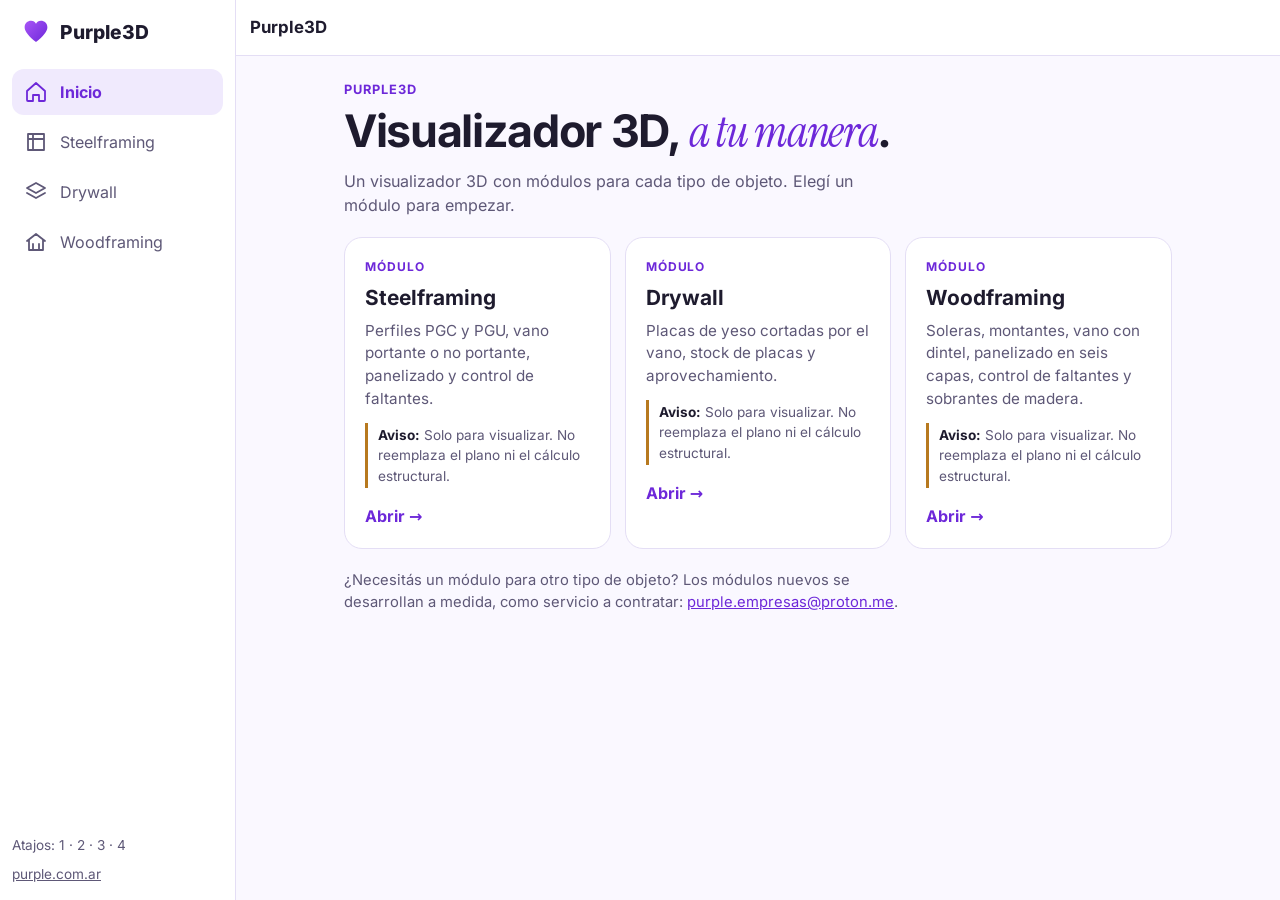
<file: index.html>
<!doctype html>
<html lang="es-AR"><head><meta charset="utf-8">
<meta name="viewport" content="width=device-width,initial-scale=1,viewport-fit=cover">
<title>Purple3D</title>
<meta name="description" content="Purple3D: visualizador 3D con módulos para cada tipo de objeto.">
<meta name="theme-color" content="#6d28d9"><meta name="color-scheme" content="light dark">
<meta name="mobile-web-app-capable" content="yes"><meta name="apple-mobile-web-app-capable" content="yes"><meta name="apple-mobile-web-app-title" content="Purple3D">
<link rel="manifest" href="manifest.webmanifest"><link rel="icon" type="image/svg+xml" href="static/assets/purple.svg"><link rel="apple-touch-icon" href="static/assets/icon-192.png">
<link rel="stylesheet" href="static/css/style.css"></head><body>
<svg class="defs" width="0" height="0" aria-hidden="true" focusable="false"><defs><linearGradient id="corazon" gradientUnits="userSpaceOnUse" x1="24" y1="28" x2="232" y2="220"><stop offset="0" stop-color="#a855f7"/><stop offset="1" stop-color="#6d28d9"/></linearGradient></defs></svg>
<header id="top"><svg class="lg" viewBox="0 0 256 256" aria-hidden="true" focusable="false"><path fill="url(#corazon)" d="M128 220 C 62 166, 24 124, 24 84 C 24 50, 50 26, 84 26 C 104 26, 119 37, 128 53 C 137 37, 152 26, 172 26 C 206 26, 232 50, 232 84 C 232 124, 194 166, 128 220 Z"/></svg><h1 id="tt">Purple3D</h1><button class="ib inst" hidden>Instalar</button></header>
<div id="main">
<section id="home" class="view on" aria-label="Inicio"><div class="hw">
<p class="ey">Purple3D</p><h2>Visualizador 3D, <em>a tu manera</em>.</h2>
<p class="lead">Un visualizador 3D con módulos para cada tipo de objeto. Elegí un módulo para empezar.</p>
<div class="cards" id="cards"></div>
<p class="mas">¿Necesitás un módulo para otro tipo de objeto? Los módulos nuevos se desarrollan a medida, como servicio a contratar: <a href="mailto:purple.empresas@proton.me?subject=M%C3%B3dulo%20a%20medida%20-%20Purple3D">purple.empresas@proton.me</a>.</p>
</div></section>
</div>
<nav aria-label="Principal"><a class="brand" href="#home"><svg class="lg" viewBox="0 0 256 256" aria-hidden="true" focusable="false"><path fill="url(#corazon)" d="M128 220 C 62 166, 24 124, 24 84 C 24 50, 50 26, 84 26 C 104 26, 119 37, 128 53 C 137 37, 152 26, 172 26 C 206 26, 232 50, 232 84 C 232 124, 194 166, 128 220 Z"/></svg>Purple3D</a>
<a class="it" data-r="home" href="#home"><svg viewBox="0 0 24 24"><path d="M3 11l9-8 9 8v9a1 1 0 0 1-1 1h-5v-6H9v6H4a1 1 0 0 1-1-1z"/></svg>Inicio</a>
<span id="mods" style="display:contents"></span>
<div class="side"><button class="ib inst" hidden>Instalar app</button><span id="keys"></span><a href="https://purple.com.ar" target="_blank" rel="noopener">purple.com.ar</a></div></nav>
<script>
const $=s=>document.querySelector(s),T={home:'Purple3D'};let KEYS=['home'];
const esc=s=>String(s).replace(/[&<>"]/g,c=>({'&':'&amp;','<':'&lt;','>':'&gt;','"':'&quot;'}[c]));
function go(){let r=location.hash.slice(1);if(!T[r])r='home';
document.querySelectorAll('.it').forEach(a=>a.setAttribute('aria-current',a.dataset.r===r?'page':'false'));
for(const id of Object.keys(T)){const v=document.getElementById(id);if(!v)continue;if(id===r){if(v.dataset.src&&!v.getAttribute('src'))v.src=v.dataset.src;v.classList.add('on')}else v.classList.remove('on')}
$('#tt').textContent=T[r];document.title=(r==='home'?'':T[r]+' · ')+'Purple3D'}
addEventListener('hashchange',go);go();
fetch('static/js/modules/registry.json').then(r=>r.json()).then(ms=>{
ms.forEach(m=>{T[m.id]=m.name;const id=esc(m.id),nm=esc(m.name);
$('#mods').insertAdjacentHTML('beforeend',`<a class="it" data-r="${id}" href="#${id}"><svg viewBox="0 0 24 24"><path d="${esc(m.icon||'M4 4h16v16H4z')}"/></svg>${nm}</a>`);
$('#cards').insertAdjacentHTML('beforeend',`<a class="card" href="#${id}"><small>Módulo</small><b>${nm}</b><span>${esc(m.description||'')}</span>${m.aviso?`<em class="avm"><strong>Aviso:</strong> ${esc(m.aviso)}</em>`:''}<i>Abrir →</i></a>`);
const f=document.createElement('iframe');f.id=m.id;f.className='view';f.title=m.name;f.dataset.src='app.html?m='+encodeURIComponent(m.id);$('#main').appendChild(f)});
KEYS=['home',...ms.map(m=>m.id)];$('#keys').textContent='Atajos: '+KEYS.map((k,i)=>i+1).join(' · ');go()
}).catch(()=>{$('#cards').textContent='No se pudo cargar la lista de módulos.'});
addEventListener('keydown',e=>{if(e.target.closest('input,select,textarea,dialog')||e.ctrlKey||e.metaKey||e.altKey)return;const m=KEYS[+e.key-1];if(m)location.hash=m});
let ip;addEventListener('beforeinstallprompt',e=>{e.preventDefault();ip=e;document.querySelectorAll('.inst').forEach(b=>b.hidden=false)});
document.querySelectorAll('.inst').forEach(b=>b.onclick=async()=>{if(!ip)return;ip.prompt();await ip.userChoice;ip=null;document.querySelectorAll('.inst').forEach(x=>x.hidden=true)});
if('serviceWorker'in navigator)addEventListener('load',()=>navigator.serviceWorker.register('sw.js').catch(()=>{}));
</script></body></html>
</file>
<file: static/css/style.css>
/* Purple3D · estilos (misma estructura que purple: static/css) */
@font-face{font-family:'Inter';font-style:normal;font-weight:400 800;font-display:swap;src:url('../fonts/inter-latin.woff2') format('woff2');unicode-range:U+0000-00FF,U+0131,U+0152-0153,U+02BB-02BC,U+02C6,U+02DA,U+02DC,U+2000-206F,U+20AC,U+2122,U+2191,U+2193,U+2212,U+2215,U+FEFF,U+FFFD}
@font-face{font-family:'Inter';font-style:normal;font-weight:400 800;font-display:swap;src:url('../fonts/inter-latin-ext.woff2') format('woff2');unicode-range:U+0100-02BA,U+02BD-02C5,U+02C7-02CC,U+02CE-02D7,U+02DD-02FF,U+1E00-1E9F,U+1EF2-1EFF,U+20A0-20AB,U+20AD-20C4,U+2C60-2C7F,U+A720-A7FF}
@font-face{font-family:'Instrument Serif';font-style:italic;font-weight:400;font-display:swap;src:url('../fonts/instrument-serif-italic-latin.woff2') format('woff2');unicode-range:U+0000-00FF,U+0131,U+0152-0153,U+2000-206F,U+20AC,U+2122}
:root{--bg:#faf8ff;--sf:#fff;--tx:#1e1b2e;--mut:#5e5877;--bd:#e4def5;--ac:#6d28d9;--acx:#fff;--soft:#f0eafd;--wr:#b7791f}
@media (prefers-color-scheme:dark){:root{--bg:#14111f;--sf:#1d1930;--tx:#efeaff;--mut:#a9a1c4;--bd:#332c4d;--ac:#a78bfa;--acx:#1a1230;--soft:#251f3d;--wr:#e8b04a}}
*{box-sizing:border-box;-webkit-tap-highlight-color:transparent}
html,body{height:100%;margin:0;overscroll-behavior:none}
body{display:grid;grid-template-rows:auto minmax(0,1fr) auto;grid-template-areas:"top" "main" "nav";background:var(--bg);color:var(--tx);font:16px/1.5 'Inter',system-ui,-apple-system,"Segoe UI",Roboto,sans-serif}
:focus-visible{outline:3px solid var(--ac);outline-offset:2px;border-radius:8px}
.lg{width:28px;height:28px;flex:none;display:block}
.defs{position:absolute;width:0;height:0;overflow:hidden}
#top{grid-area:top;display:flex;align-items:center;gap:10px;padding:env(safe-area-inset-top,0px) 12px 0 14px;min-height:calc(54px + env(safe-area-inset-top,0px));background:var(--sf);border-bottom:1px solid var(--bd)}
#top h1{font-size:1.05rem;margin:0;flex:1}
.ib{font:inherit;color:var(--tx);background:transparent;border:1px solid var(--bd);border-radius:10px;min-height:40px;padding:0 12px;cursor:pointer}
.ib:hover{border-color:var(--ac)}
#main{grid-area:main;position:relative;min-height:0}
.view{position:absolute;inset:0;display:none}.view.on{display:block}
iframe.view{width:100%;height:100%;border:0;background:var(--bg)}
#home{overflow:auto}
.hw{max-width:860px;margin:0 auto;padding:24px 16px 32px}
.ey{color:var(--ac);font-weight:700;font-size:.8rem;letter-spacing:.08em;text-transform:uppercase;margin:0 0 8px}
h2{font-size:clamp(1.8rem,6vw,2.8rem);line-height:1.1;letter-spacing:-.03em;margin:0 0 12px}
h2 em{color:var(--ac);font-family:'Instrument Serif',Georgia,serif;font-weight:400}
.lead{color:var(--mut);margin:0 0 20px;max-width:560px}
.cards{display:grid;gap:14px;grid-template-columns:repeat(auto-fit,minmax(260px,1fr));margin:0 0 20px}
.card{display:flex;flex-direction:column;gap:6px;text-decoration:none;color:var(--tx);background:var(--sf);border:1px solid var(--bd);border-radius:18px;padding:20px}
.card:hover{border-color:var(--ac)}
.card small{color:var(--ac);font-weight:700;font-size:.75rem;letter-spacing:.08em;text-transform:uppercase}.card b{font-size:1.3rem}.card span{color:var(--mut);font-size:.95rem}
.avm{display:block;font-style:normal;font-size:.85rem;color:var(--mut);border-left:3px solid var(--wr);padding:2px 0 2px 10px;margin-top:6px}.avm strong{color:var(--tx);font-weight:700}
.card i{margin-top:10px;font-style:normal;font-weight:700;color:var(--ac)}
.mas{color:var(--mut);font-size:.92rem;max-width:560px;margin:0}.mas a{color:var(--ac)}
nav{grid-area:nav;display:flex;background:var(--sf);border-top:1px solid var(--bd);padding-bottom:env(safe-area-inset-bottom,0px)}
.it{flex:1;display:flex;flex-direction:column;align-items:center;justify-content:center;gap:2px;min-height:58px;padding:6px 4px;font-size:.75rem;color:var(--mut);text-decoration:none}
.it[aria-current=page]{color:var(--ac);font-weight:700}
.it svg{width:24px;height:24px;fill:none;stroke:currentColor;stroke-width:1.8;stroke-linecap:round;stroke-linejoin:round}
.brand,.side{display:none}
@media (min-width:820px){
body{grid-template-columns:236px minmax(0,1fr);grid-template-rows:auto minmax(0,1fr);grid-template-areas:"nav top" "nav main"}
#top{padding-top:0;min-height:56px}#top .lg{display:none}
nav{flex-direction:column;gap:4px;border-top:0;border-right:1px solid var(--bd);padding:16px 12px}
.brand{display:flex;align-items:center;gap:10px;font-weight:800;font-size:1.2rem;padding:2px 10px 18px;color:var(--tx);text-decoration:none}
.it{flex:none;flex-direction:row;justify-content:flex-start;gap:12px;font-size:1rem;padding:0 12px;min-height:46px;border-radius:12px}
.it:hover,.it[aria-current=page]{background:var(--soft)}
.side{display:flex;flex-direction:column;gap:8px;margin-top:auto;font-size:.85rem;color:var(--mut)}
.side a{color:var(--mut)}
}
</file>
